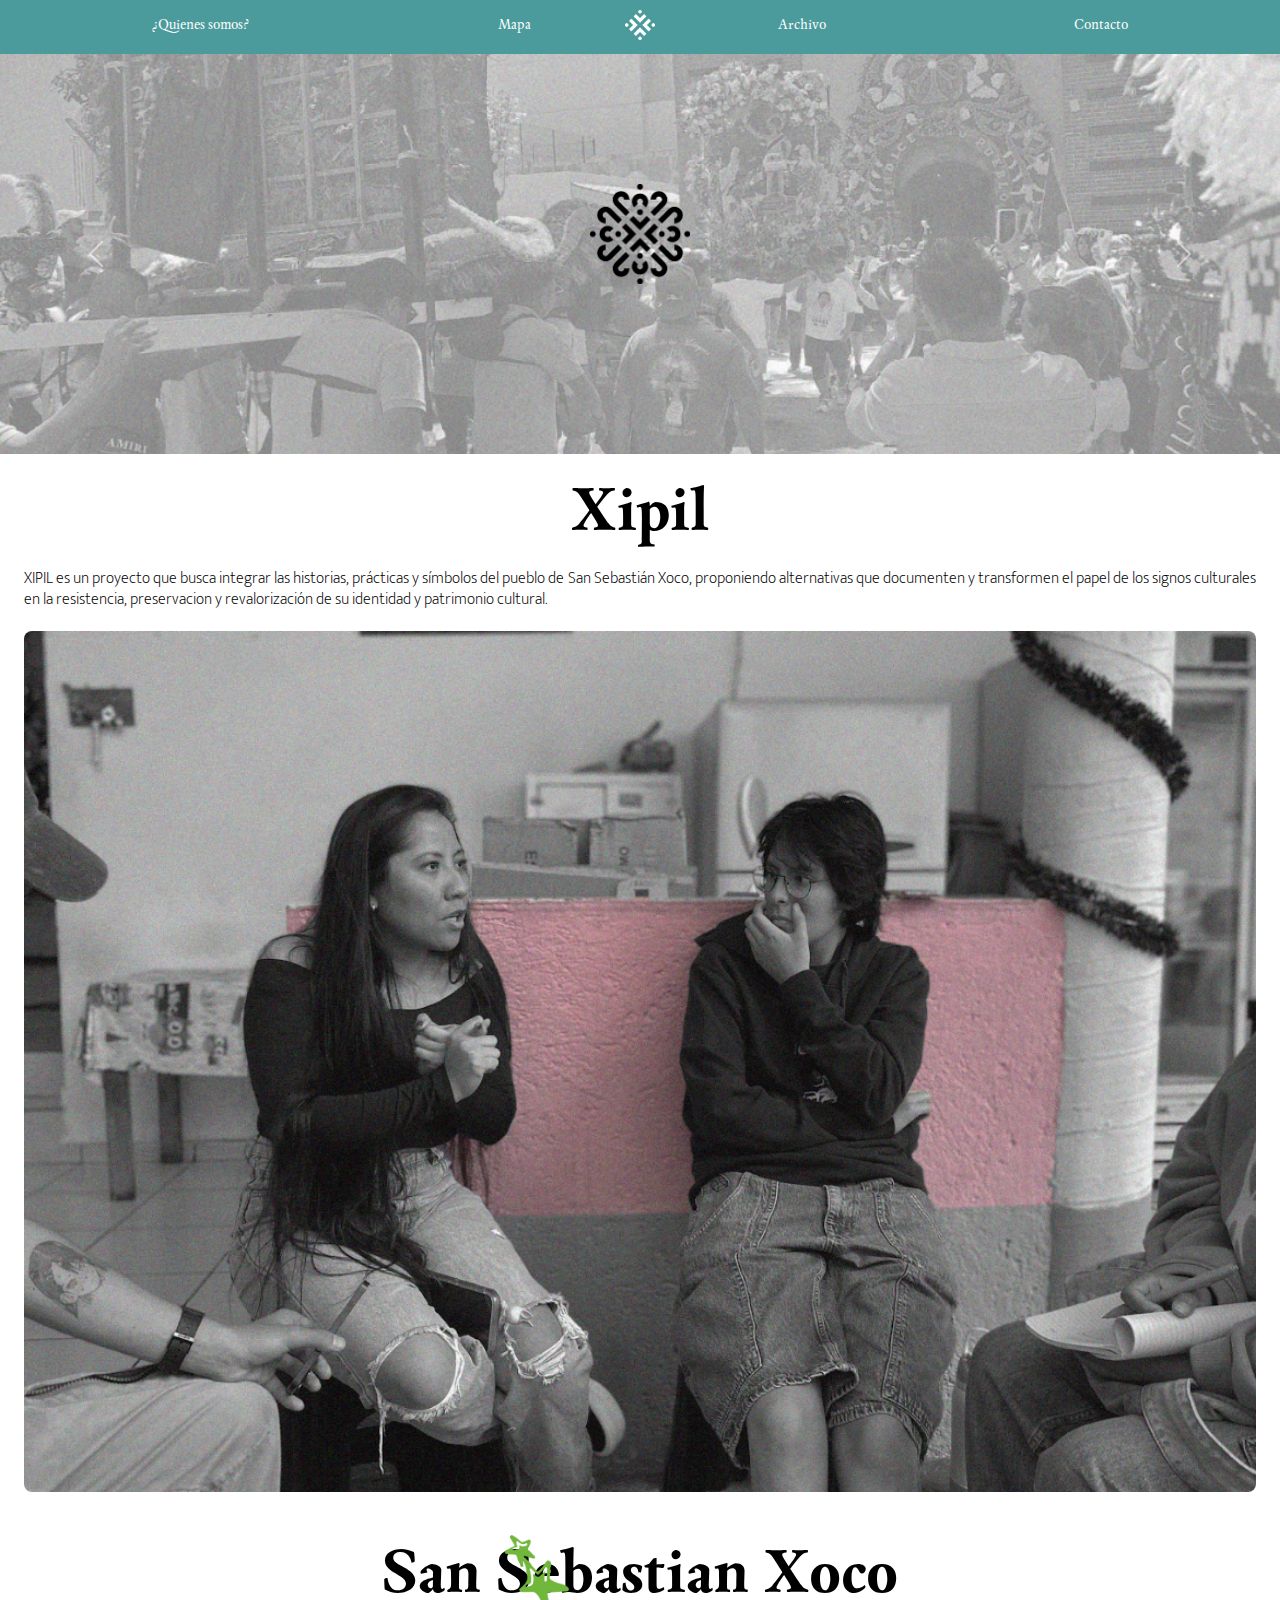
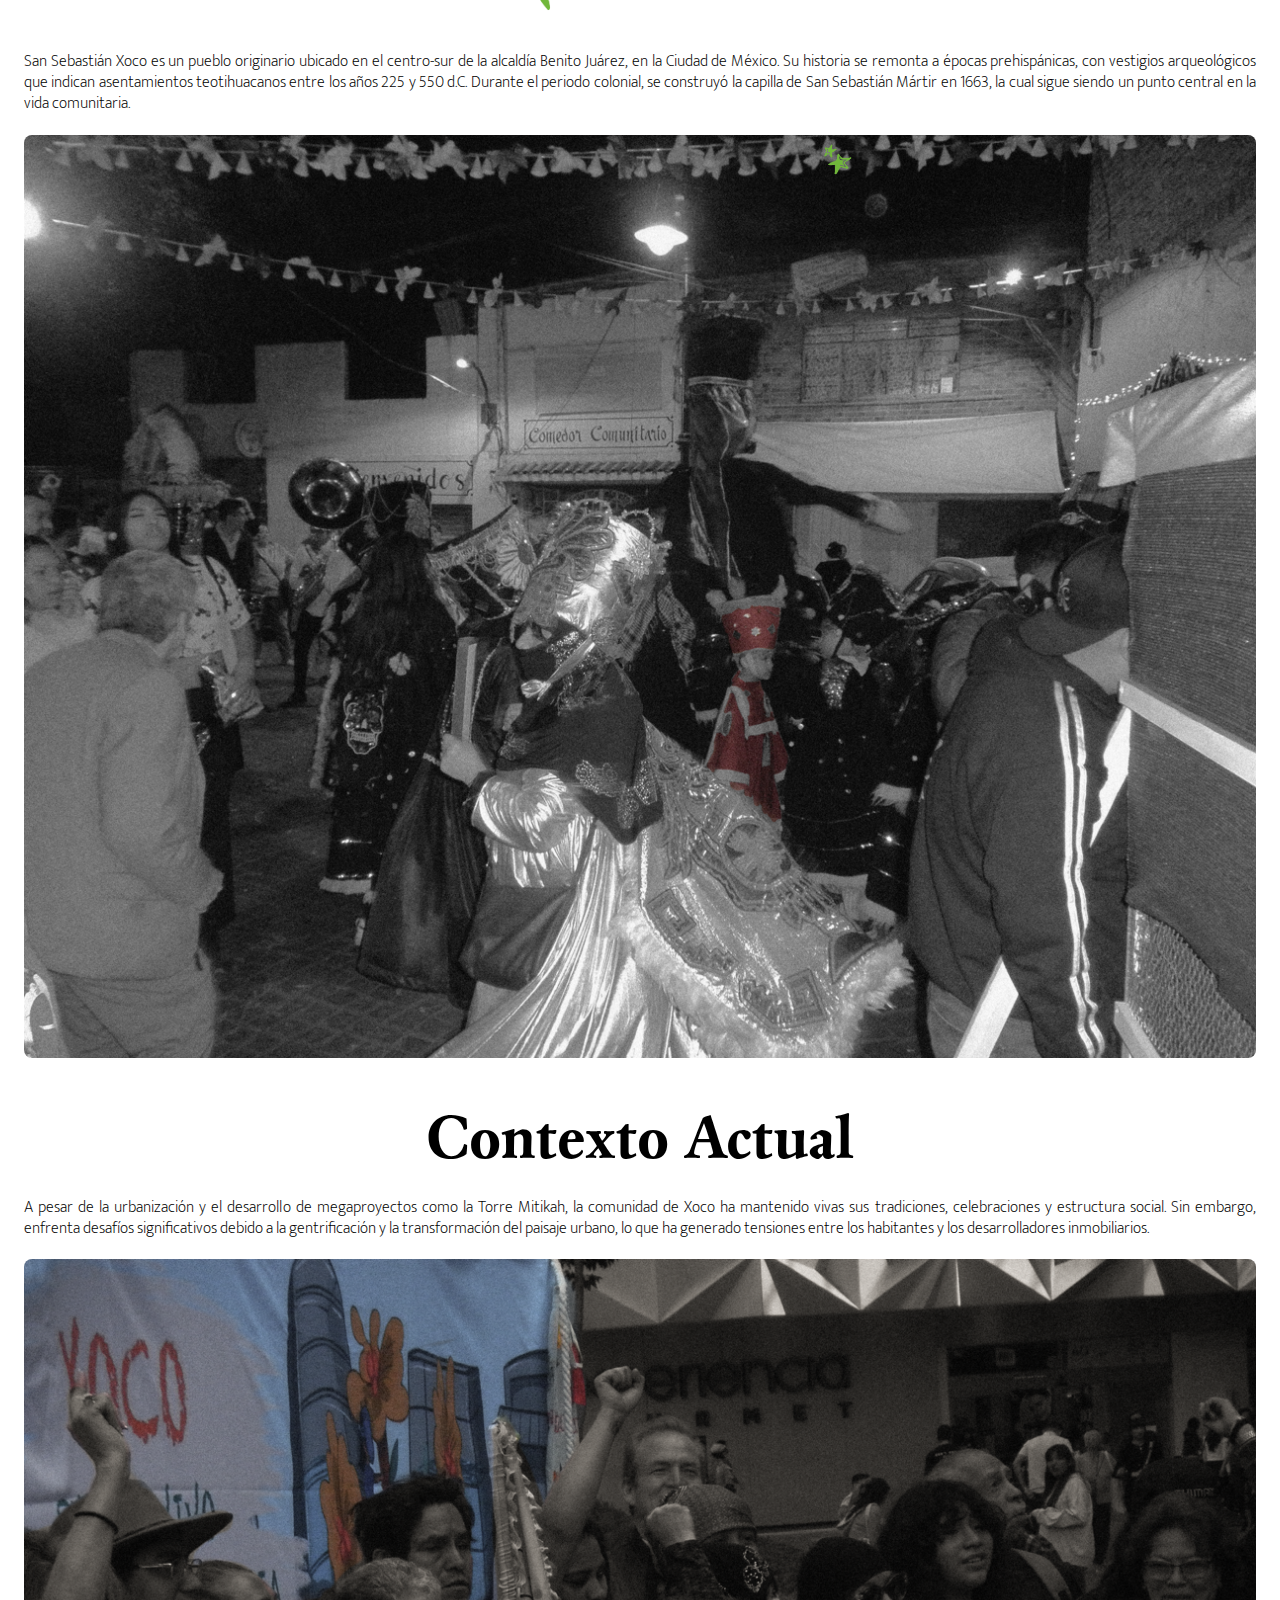
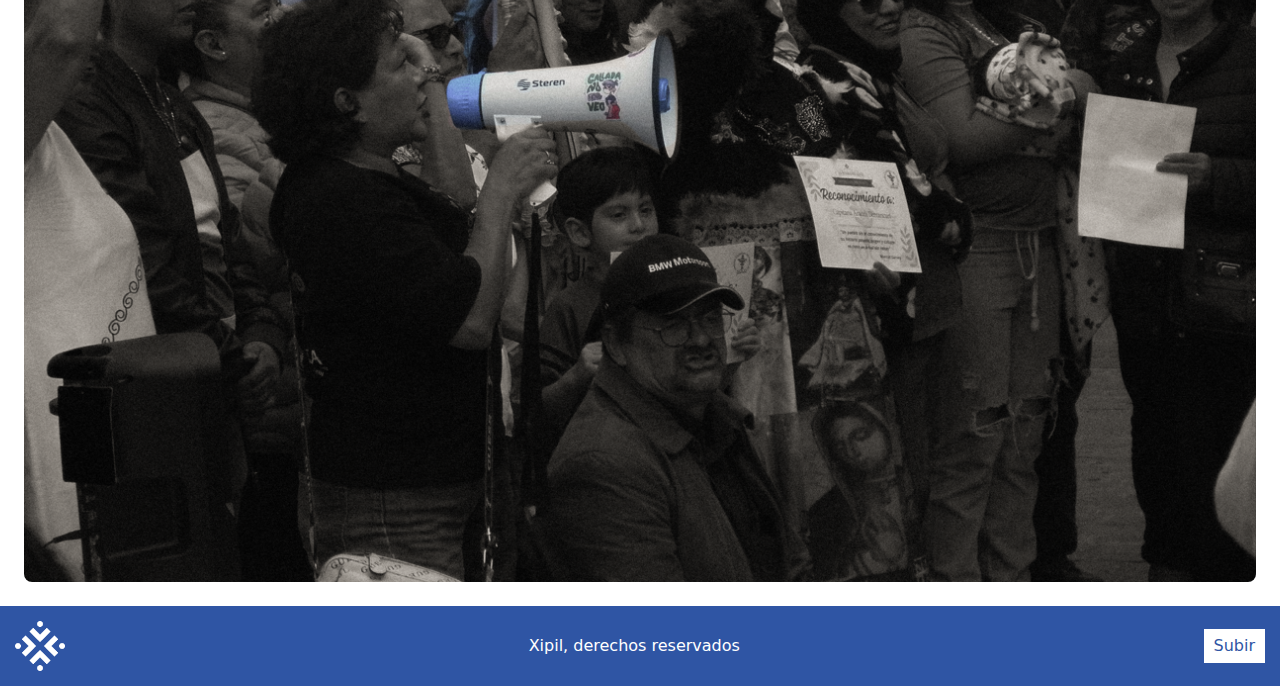
<file: index.html>
<!DOCTYPE html>
<html lang="es">
    
 <!-- Browser Color -->
 <meta name="theme-color" content="#4b9b9c"> 
 <meta name="msapplication-navbutton-color" content="#4b9b9c"> 
 <meta name="apple-mobile-web-app-status-bar-style" content="#4b9b9c">
    
    <script type="text/javascript">
    (function(c,l,a,r,i,t,y){
        c[a]=c[a]||function(){(c[a].q=c[a].q||[]).push(arguments)};
        t=l.createElement(r);t.async=1;t.src="https://www.clarity.ms/tag/"+i;
        y=l.getElementsByTagName(r)[0];y.parentNode.insertBefore(t,y);
    })(window, document, "clarity", "script", "rfi9ubk88a");
</script>

    <meta charset="UTF-8">
    <meta name="viewport" content="width=device-width, initial-scale=1.0">
    <title>Xoco</title>
    <link href="https://cdn.jsdelivr.net/npm/bootstrap@5.3.0/dist/css/bootstrap.min.css" rel="stylesheet">
    <link rel="stylesheet" href="CSS/Header.css">
    <link href="https://fonts.googleapis.com/css2?family=Playfair+Display:wght@700&display=swap" rel="stylesheet">
    <style>
        .carousel-inner img {
            height: 400px;
            object-fit: cover;
            opacity: 0.5;
        }

        .bottom-indicators {
            position: relative;
            bottom: -30px;
            text-align: center;
        }

        .bottom-indicators button {
            background-color: gray;
        }

        .carousel-logo {
            position: absolute;
            top: 45%;
            left: 50%;
            transform: translate(-50%, -50%);
            z-index: 10;
        }
           
        .carousel-logo img {
            height: 100px;
            width: auto;
            opacity: 1.0;
        }


        @font-face {
    font-family: 'Espinosa Nova Bold';
    src: url('fonts/EspinosaNovaPro-Bold.otf') format('truetype');
  }

  @font-face {
    font-family: 'Espinosa Nova Regular';
    src: url('fonts/EspinosaNovaPro-Regular.otf') format('truetype');

  }

  @font-face {
    font-family: 'Mukta Regular';
    src: url('fonts/Mukta-Regular.ttf') format('truetype');
  }

  @font-face {
    font-family: 'Mukta Extra Light';
    src: url('fonts/Mukta-ExtraLight.ttf') format('truetype');
}

        .description-section {
            background-color: #ffffff;
            color: #000000;
            padding: 40px 0;
            text-align: center;
            font-family: 'Espinosa Nova Bold';
         
        }

        .description-section h2 {
            font-family: 'Espinosa Nova Bold';
            font-size: 4rem;
            font-weight: 700;
            margin-bottom: 15px;
        }



        .description-section img {
            border-radius: 8px;
            width: 100%;
        }

        .footer-bar {
        background-color: #2f55a4;
        color: white;
        padding: 15px;
        display: flex;
        align-items: center;
        justify-content: space-between;
    }
    .footer-logo {
        width: 50px;
        height: auto;
    }
    .back-to-top {
        background-color: white;
        color: #2f55a4;
        border: none;
        padding: 5px 10px;
        cursor: pointer;
    }
    .title-container {
    display: inline-block;
    position: relative;
    margin-bottom: 20px;
}

.titulo-con-gifs {
    font-size: 2.5rem;
    font-family: 'Espinosa Nova Bold';
    font-weight: 700;
}

.gif {
    position: absolute;
    width: 10vw;       /* Escala con el ancho de la pantalla */
    max-width: 80px;   /* Tamaño máximo para no ser demasiado grandes */
    height: auto;
    z-index: 1;
    pointer-events: none; /* Los gifs no interfieren con el texto */
}

.gif-1 {
    top: -10px;
    left: 9vw;
    width: 70px;

}

.gif-2 {
    top: 160px;
    right: 1vw;
    width: 70px;
}

.gif-3 {
    bottom: -15px;
    left: 50%;
    transform: translateX(-50%);
}



    </style>
</head>
<body>
    <!-- Header -->
    <div id="header-container"></div>

    <!-- Carrusel -->
    <div id="carouselExampleIndicators" class="carousel slide" data-bs-ride="carousel">
        <!-- Logo carrusel -->
        <div class="carousel-logo">
            <img src="Assets/images/logoxoco.png" alt="Logo" />
        </div>

        <div class="carousel-inner">
            <div class="carousel-item active">
                <img src="Assets/images/fotonueva2.png" class="d-block w-100" alt="Primera imagen">
            </div>
            <div class="carousel-item">
                <img src="Assets/images/fotonueva3.png" class="d-block w-100" alt="Segunda imagen">
            </div>
            <div class="carousel-item">
                <img src="Assets/images/3.png" class="d-block w-100" alt="Tercera imagen">
            </div>
        </div>
        
        <!-- Controles carrusel -->
        <button class="carousel-control-prev" type="button" data-bs-target="#carouselExampleIndicators" data-bs-slide="prev">
            <span class="carousel-control-prev-icon" aria-hidden="true"></span>
            <span class="visually-hidden">Anterior</span>
        </button>
        <button class="carousel-control-next" type="button" data-bs-target="#carouselExampleIndicators" data-bs-slide="next">
            <span class="carousel-control-next-icon" aria-hidden="true"></span>
            <span class="visually-hidden">Siguiente</span>
        </button>
    </div>

    <!-- Sección Xoco -->
    <div class="description-section text-center p-4">
        <h2>Xipil</h2>
        <p>
            XIPIL es un proyecto que busca integrar las historias, prácticas y símbolos  del pueblo de San Sebastián Xoco, proponiendo alternativas que documenten y transformen el papel de los signos culturales en la resistencia, preservacion  y revalorización de su identidad y patrimonio cultural.
        </p>
        <!-- Imagen seccion -->
        <img src="Assets/images/fotonueva1.png" alt="Imagen de San Sebastian Xoco">
    </div>

    <!-- Sección contexto -->
    <div class="description-section text-center p-4">
        <div class="title-container position-relative d-inline-block">
            <img src="Assets/images/gifs/Cuete1.gif" alt="Decoración 1" class="gif gif-1">
            <img src="Assets/images/gifs/cuete3.gif" alt="Decoración 2" class="gif gif-2">
            <h2 class="titulo-con-gifs">San Sebastian Xoco</h2>
        </div>
        <p>
            San Sebastián Xoco es un pueblo originario ubicado en el centro-sur de la alcaldía Benito Juárez, en la Ciudad de México. Su historia se remonta a épocas prehispánicas, con vestigios arqueológicos que indican asentamientos teotihuacanos entre los años 225 y 550 d.C. Durante el periodo colonial, se construyó la capilla de San Sebastián Mártir en 1663, la cual sigue siendo un punto central en la vida comunitaria.
        </p>
        <!-- Imagen contexto -->
        <img src="Assets/images/CHINELOS2.png" alt="Imagen del Contexto Actual">
    </div>

    <div class="description-section text-center p-4">


        
        <h2>Contexto Actual</h2>
        <p>
            A pesar de la urbanización y el desarrollo de megaproyectos como la Torre Mitikah, la comunidad de Xoco ha mantenido vivas sus tradiciones, celebraciones y estructura social. Sin embargo, enfrenta desafíos significativos debido a la gentrificación y la transformación del paisaje urbano, lo que ha generado tensiones entre los habitantes y los desarrolladores inmobiliarios.
        </p>
        <!-- Imagen contexto -->
        <img src="Assets/images/Fotos editadas (finales)/XOCO.png" alt="Imagen del Contexto Actual">
    </div>

    <!-- pie de pagina -->
    <footer class="footer-bar">
        <img src="Assets/images/logo.png" alt="Footer Logo" class="footer-logo">
        <span>Xipil, derechos reservados</span>
        <button class="back-to-top" onclick="window.scrollTo({ top: 0, behavior: 'smooth' });">Subir</button>
    </footer>

    <!-- contenido -->
    <div class="content">
       
         
    </div>

    <script src="https://cdn.jsdelivr.net/npm/bootstrap@5.3.0/dist/js/bootstrap.bundle.min.js"></script>
    
    <script type="module">
        import { loadHeader } from './JS/Header.js';
        document.addEventListener('DOMContentLoaded', loadHeader);
    </script>
</body>
</html>
</file>
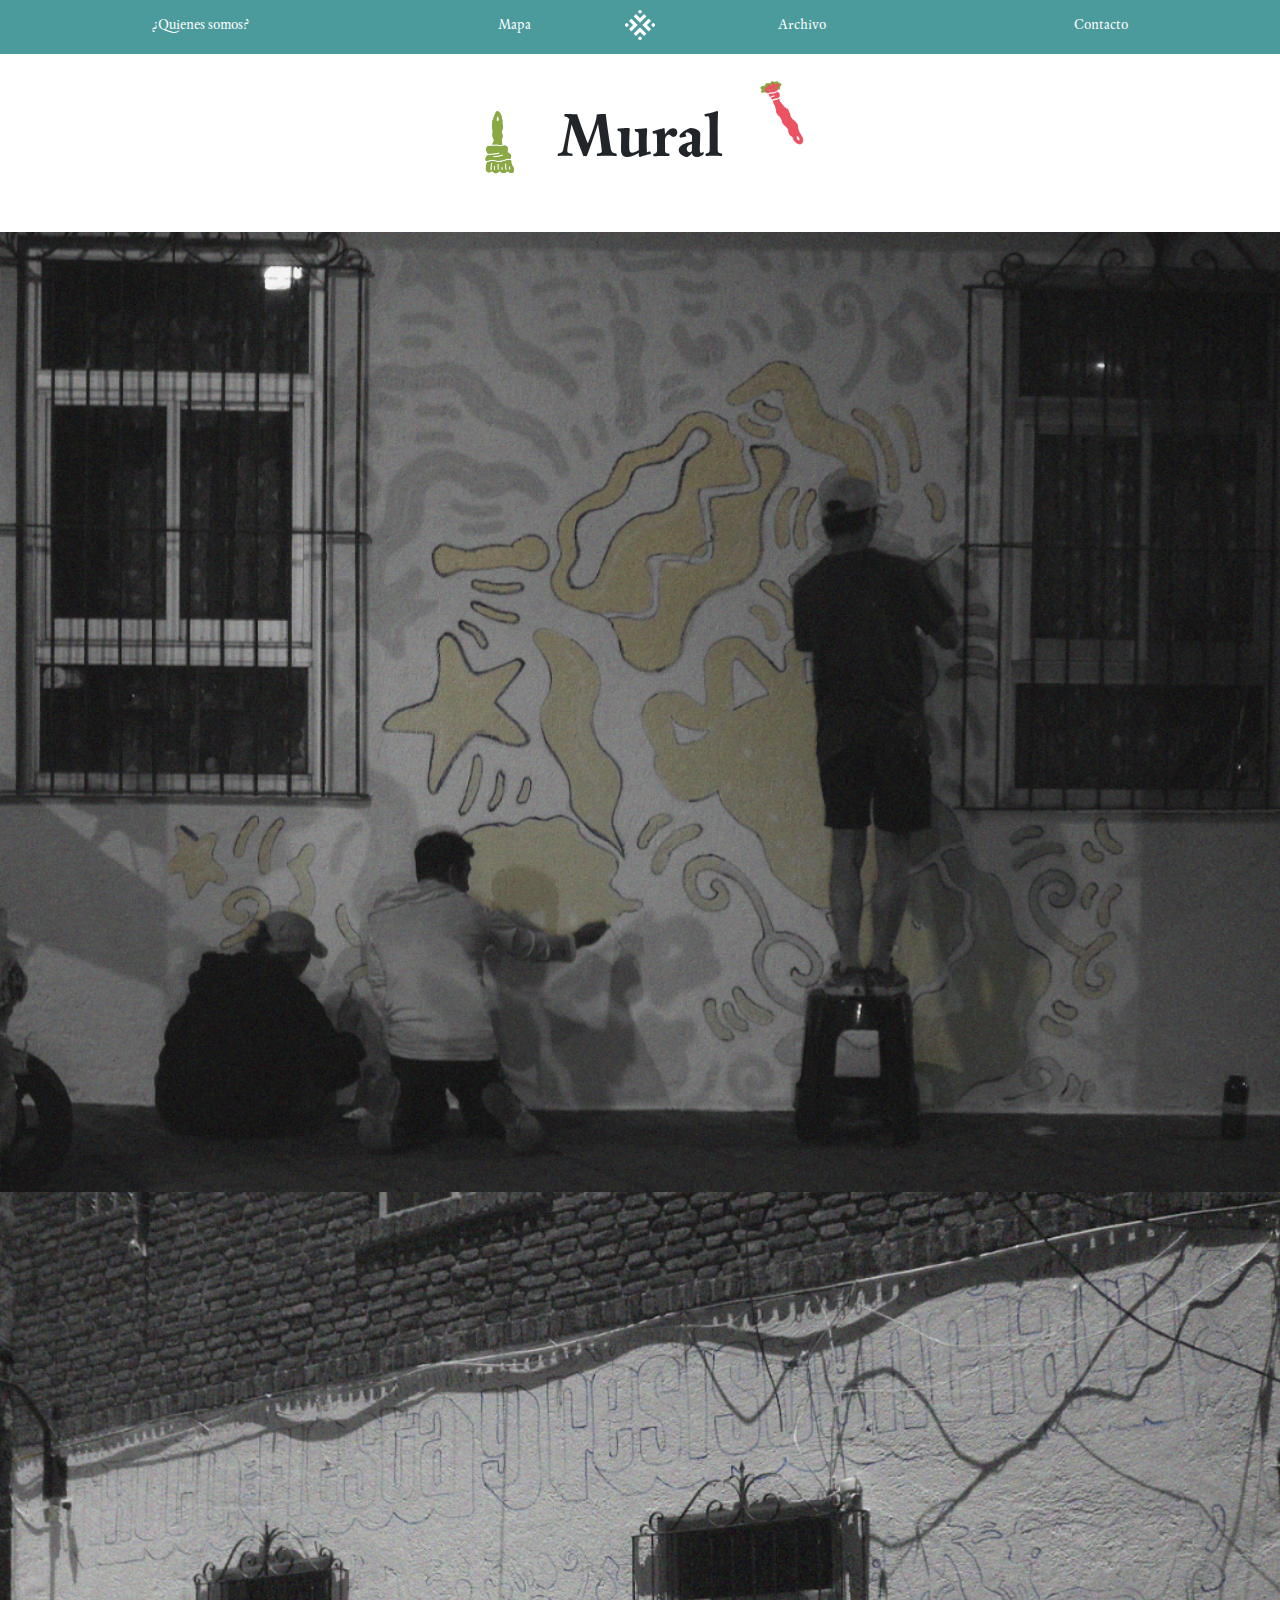
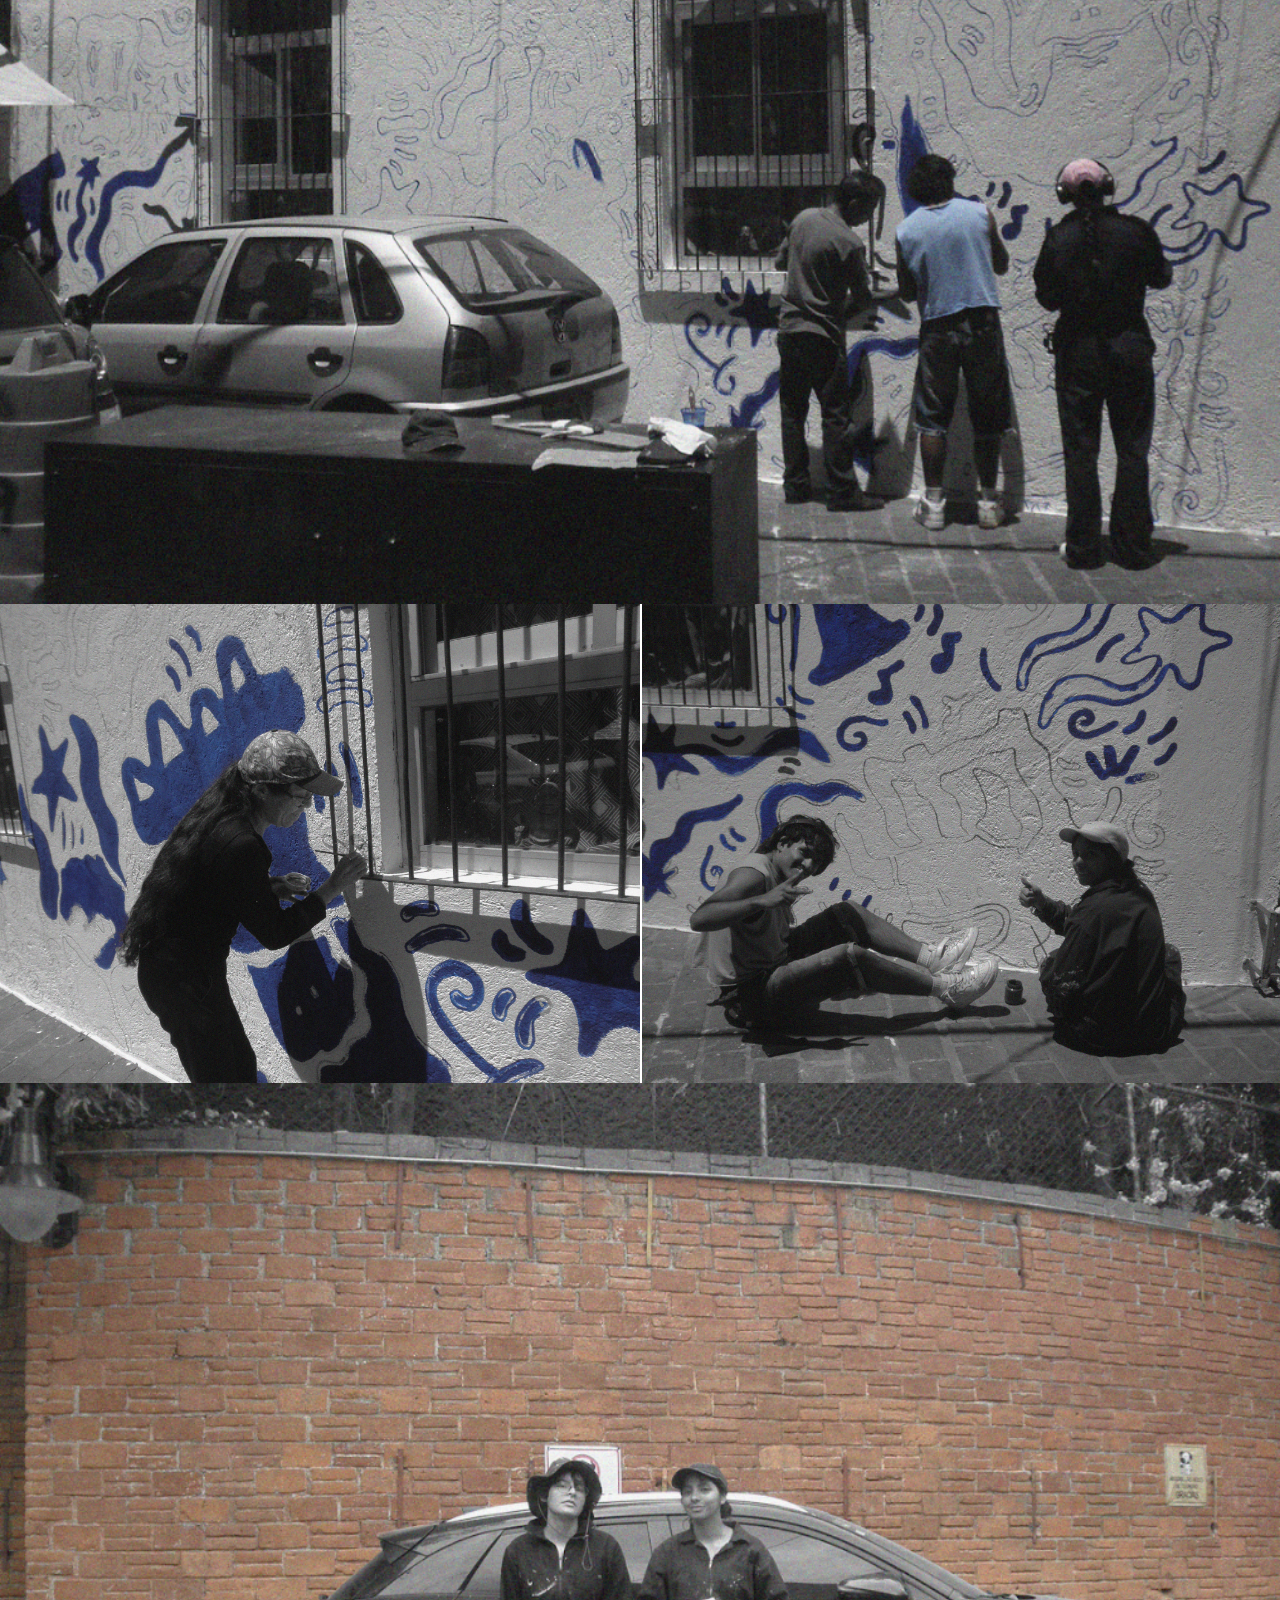
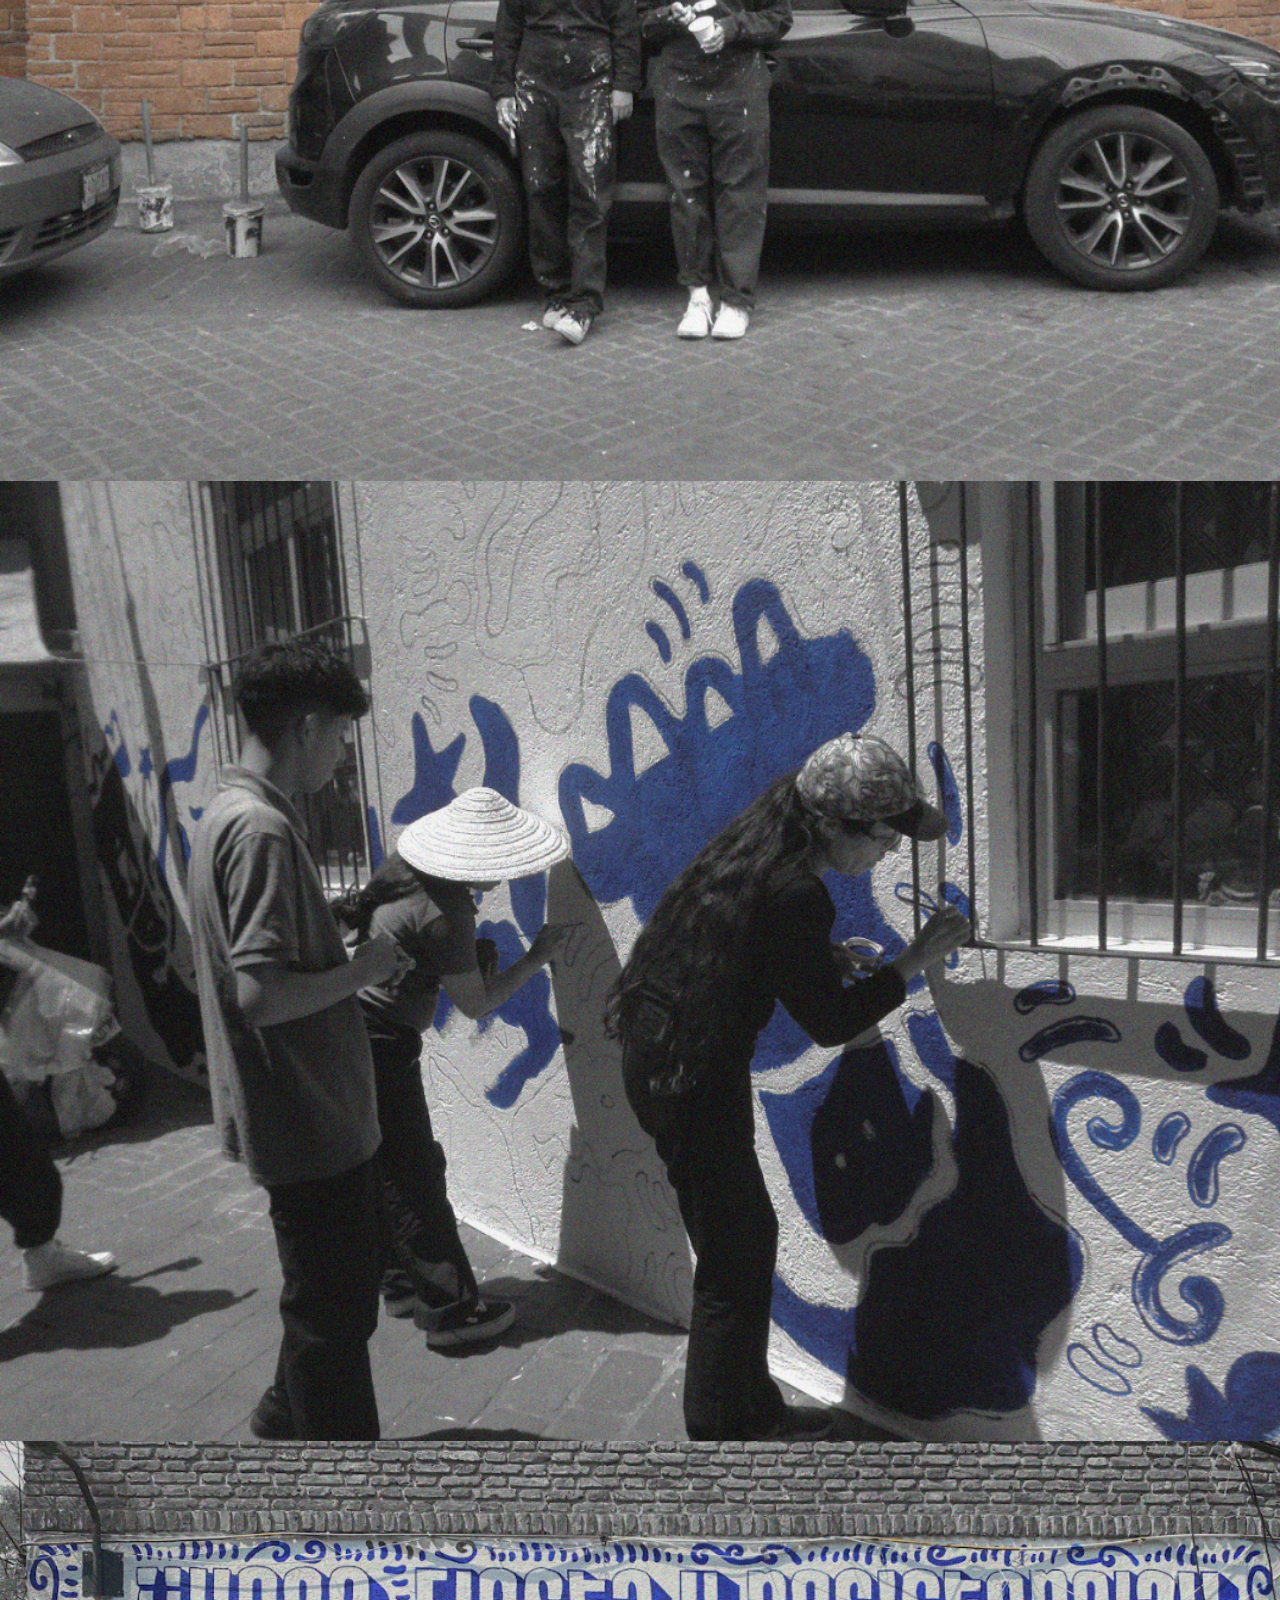
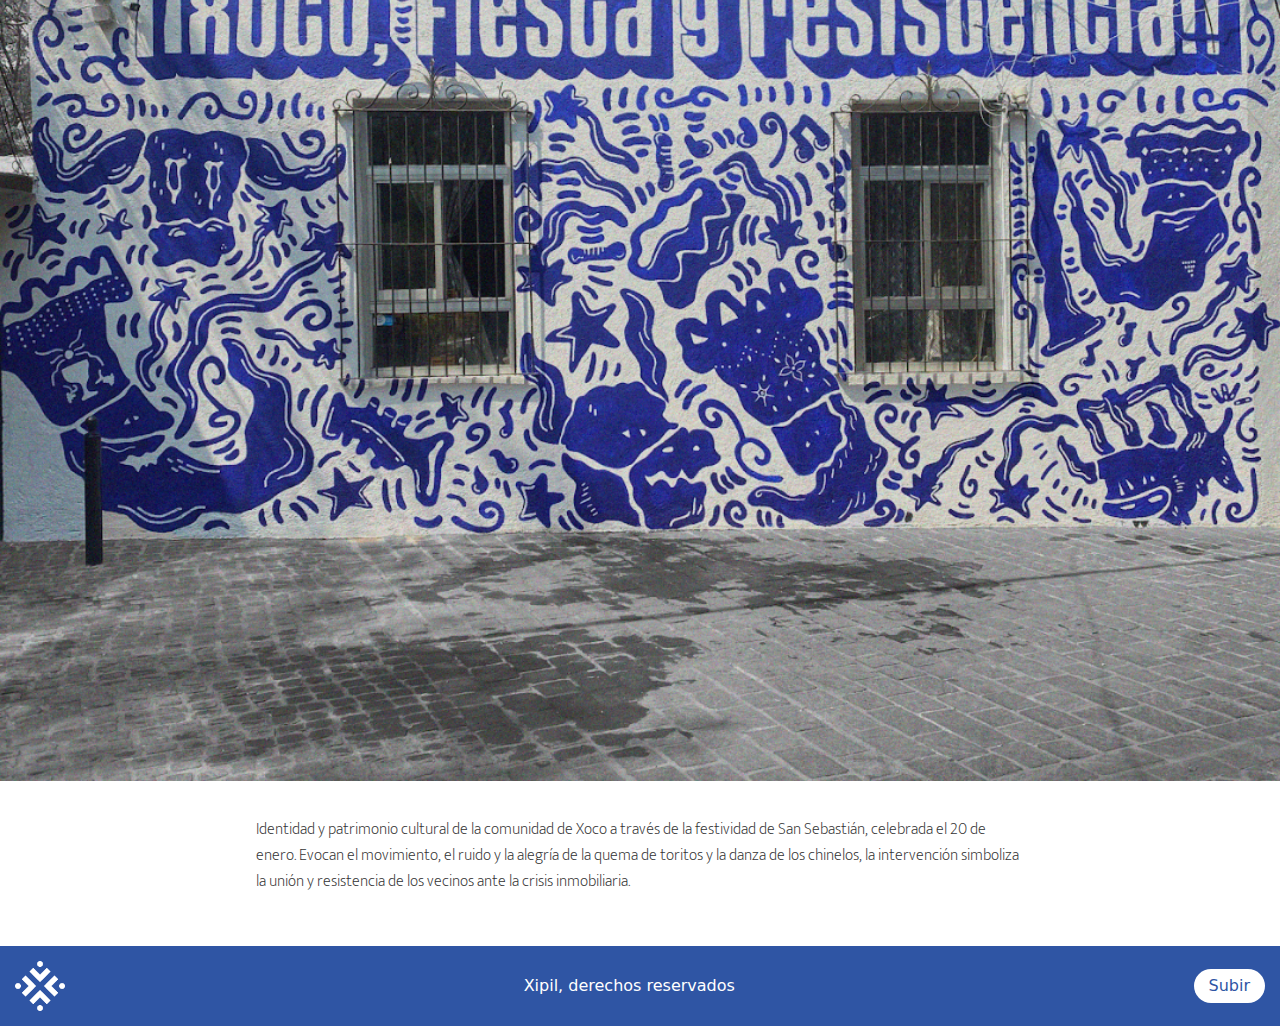
<file: entregable1.html>
<!DOCTYPE html>
<html lang="en">
<head>
  
   <!-- Browser Color -->
   <meta name="theme-color" content="#4b9b9c"> 
   <meta name="msapplication-navbutton-color" content="#4b9b9c"> 
   <meta name="apple-mobile-web-app-status-bar-style" content="#4b9b9c">

  <meta charset="UTF-8">
  <meta name="viewport" content="width=device-width, initial-scale=1.0">
  <title>Entregables</title>
  <link href="https://cdn.jsdelivr.net/npm/bootstrap@5.3.0/dist/css/bootstrap.min.css" rel="stylesheet">
  <link rel="stylesheet" href="CSS/Header.css">

  <style>
    @font-face {
      font-family: 'Espinosa Nova Bold';
      src: url('fonts/EspinosaNovaPro-Bold.otf') format('truetype');
    }
    @font-face {
      font-family: 'Espinosa Nova Regular';
      src: url('fonts/EspinosaNovaPro-Regular.otf') format('truetype');
    }
    @font-face {
      font-family: 'Mukta Regular';
      src: url('fonts/Mukta-Regular.ttf') format('truetype');
    }
    @font-face {
      font-family: 'Mukta Extra Light';
      src: url('fonts/Mukta-ExtraLight.ttf') format('truetype');
    }

    /* General */
    body {
      margin: 0;
      padding: 0;
      background-color: white;
      display: flex;
      flex-direction: column;
      min-height: 100vh;
    }

    main {
      flex: 1;
    }

    /* Descripción */
    .description-section h2 {
      font-family: 'Espinosa Nova Bold';
      font-size: 4rem;
      font-weight: 700;
      margin-bottom: 15px;
    }

  /* Título "Mural" con gifs */
.title-mural {
  display: flex;
  align-items: center;
  justify-content: center;
  position: relative;
}

.mural-title {
  font-family: 'Espinosa Nova Bold';
  font-size: 4rem;
  margin: 0 20px;
}

.gif {
  width: 60px;
  height: auto;
}

@media (min-width: 768px) {
  .gif {
    width: 60px;
  }
}

.gif-left {
  margin-right: 10px;
}

.gif-right {
  margin-left: 10px;
}

/* Galería vertical */
.gallery-vertical {
  display: flex;
  flex-direction: column;
  padding: 0;
  margin: 0;
}

.gallery-item {
  line-height: 0; /* Elimina espacio entre imágenes */
}

.gallery-item img {
  width: 100%;
  height: auto;
  display: block;
  border-radius: 0;
  margin: 0;
}

/* Texto mural */
.mural-text {
  font-family: 'Mukta Extra Light';
  font-size: 1rem;
  color: #333;
  max-width: 800px;
  margin: 20px auto;
}

    @keyframes float {
      0%, 100% { transform: translateY(0); }
      50% { transform: translateY(-10px); }
    }

    /* Footer */
    .footer-bar {
      background-color: #2f55a4;
      color: white;
      padding: 15px;
      display: flex;
      align-items: center;
      justify-content: space-between;
      width: 100%;
    }

    .footer-logo {
      width: 50px;
      height: auto;
    }

    .back-to-top {
  background-color: white;
  color: #2f55a4;
  border: none;
  padding: 5px 15px;
  cursor: pointer;
  border-radius: 20px; /* Bordes más redondeados */
  transition: transform 0.3s ease, box-shadow 0.3s ease;
}

    .back-to-top:hover {
  transform: scale(1.1);
  box-shadow: 0 0 10px rgba(47, 85, 164, 0.5);
}

.gallery-item-row {
  display: flex;
  gap: 2px; /* Pequeño espacio entre imágenes */
}

.gallery-item-row img {
  width: 50%;
  height: auto;
  display: block;
  border-radius: 0;
}

  </style>
</head>

<body>

  <!-- Header -->
  <div id="header-container"></div>

  <main>
    <!-- Título con GIFs -->
    <section class="title-mural text-center my-4 position-relative">
      <img src="Assets/images/gifs/brocha.gif" alt="Decoración Izquierda" class="gif gif-left">
      <h2 class="mural-title">Mural</h2>
      <img src="Assets/images/gifs/pincel.gif" alt="Decoración Derecha" class="gif gif-right">
    </section>
  
    <!-- Galería en columna -->
    <section class="gallery-vertical">
      <div class="gallery-item"><img src="Assets/images/mural5.png" alt="Mural 1"></div>
      <div class="gallery-item"><img src="Assets/images/mural3.png" alt="Mural 2"></div>
    
      <!-- Doble imagen en la tercera posición -->
      <div class="gallery-item-row">
        <img src="Assets/images/mural4.png" alt="Mural 3A">
        <img src="Assets/images/mural6.png" alt="Mural 3B">
      </div>
    
      <div class="gallery-item"><img src="Assets/images/mural7.png" alt="Mural 4"></div>
      <div class="gallery-item"><img src="Assets/images/mural2.png" alt="Mural 5"></div>
      <div class="gallery-item"><img src="Assets/images/mural1.png" alt="Mural 6"></div>
    </section>
  
    <!-- Sección de texto -->
    <section class="mural-text p-3">
      <p>
        Identidad y patrimonio cultural 
        de la comunidad de Xoco a través 
        de la festividad de San Sebastián, celebrada el 20 de enero. 
        
        Evocan el movimiento, el ruido 
        y la alegría de la quema de toritos 
        y la danza de los chinelos, 
        la intervención simboliza la unión 
        y resistencia de los vecinos ante 
        la crisis inmobiliaria.
      </p>
    </section>
  </main>

  <!-- Footer -->
  <footer class="footer-bar">
    <img src="Assets/images/logo.png" alt="Footer Logo" class="footer-logo">
    <span>Xipil, derechos reservados</span>
    <button class="back-to-top" onclick="window.scrollTo({ top: 0, behavior: 'smooth' });">Subir</button>
  </footer>

 

  <!-- Bootstrap JS -->
  <script src="https://cdn.jsdelivr.net/npm/bootstrap@5.3.0/dist/js/bootstrap.bundle.min.js"></script>

  <!-- Cargar el header -->
  <script type="module">
    import { loadHeader } from './JS/Header.js';
    document.addEventListener('DOMContentLoaded', loadHeader);
  </script>

</body>
</html>
</file>
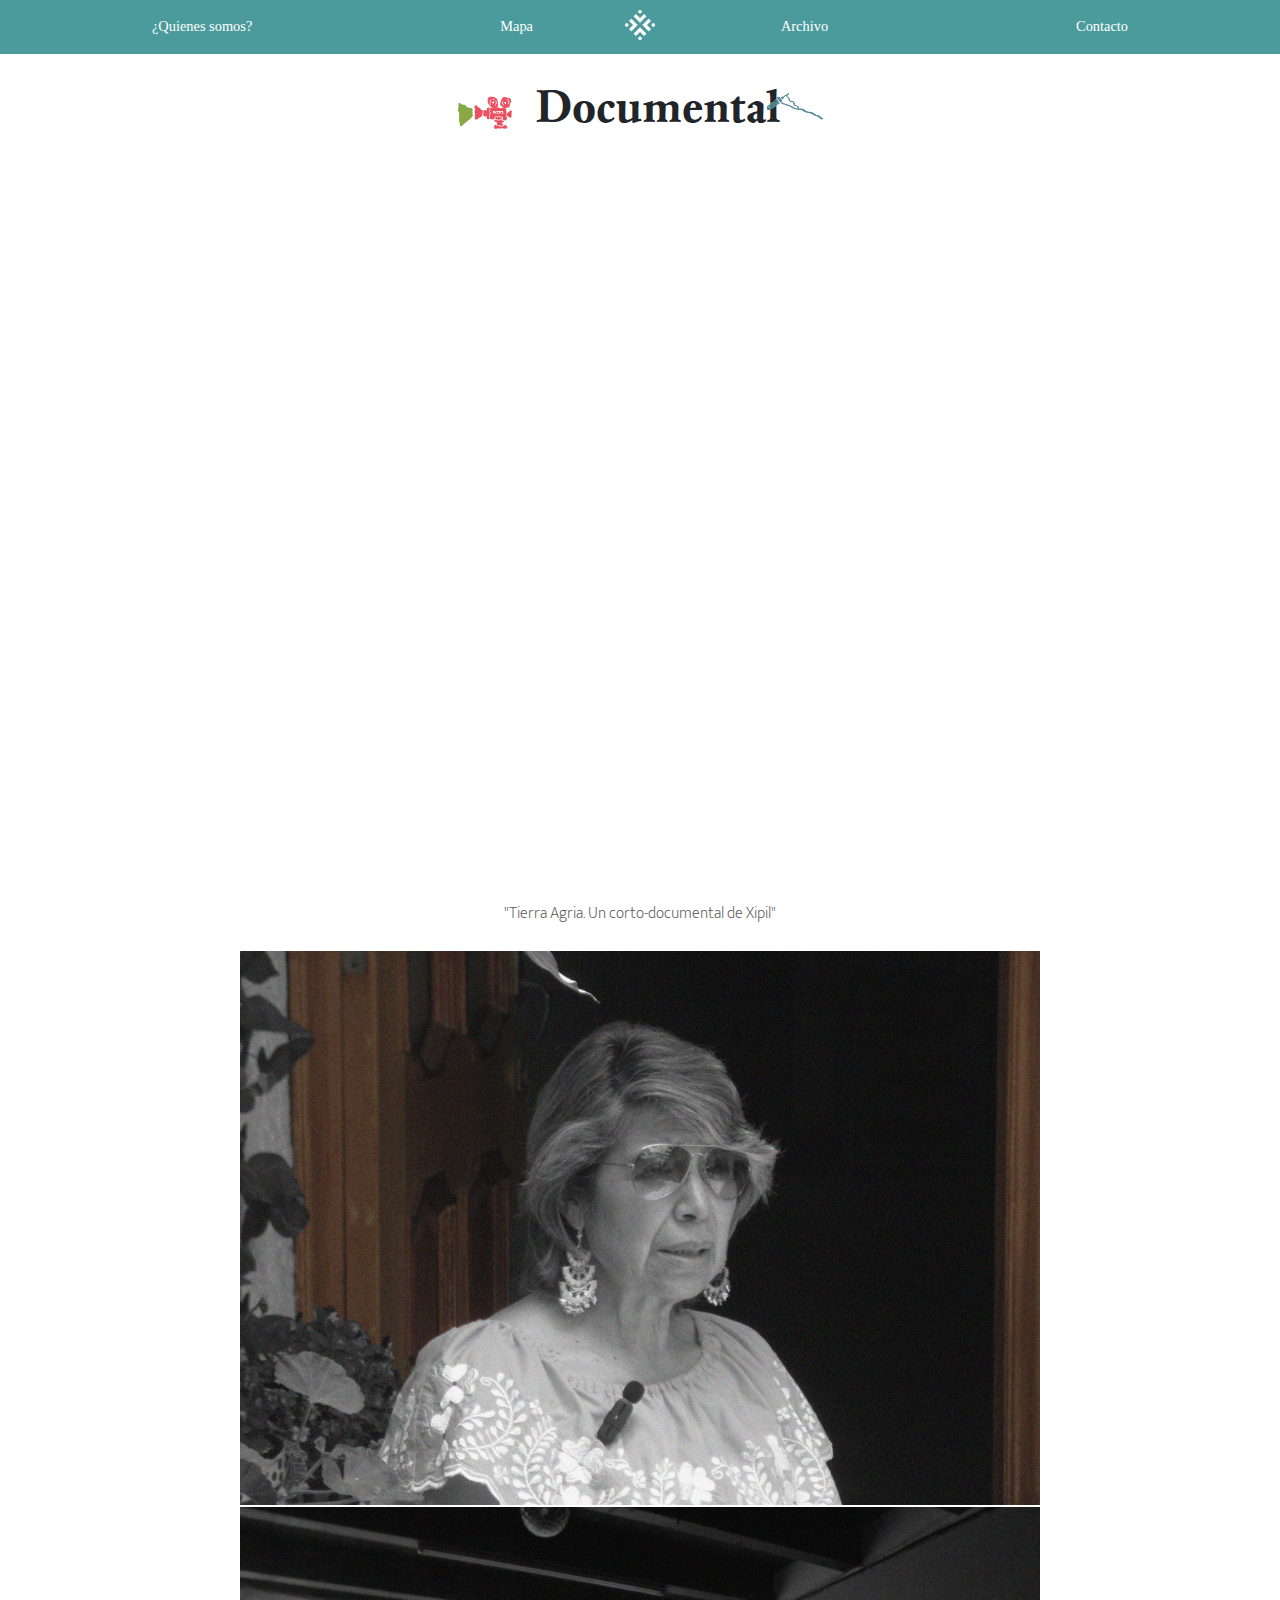
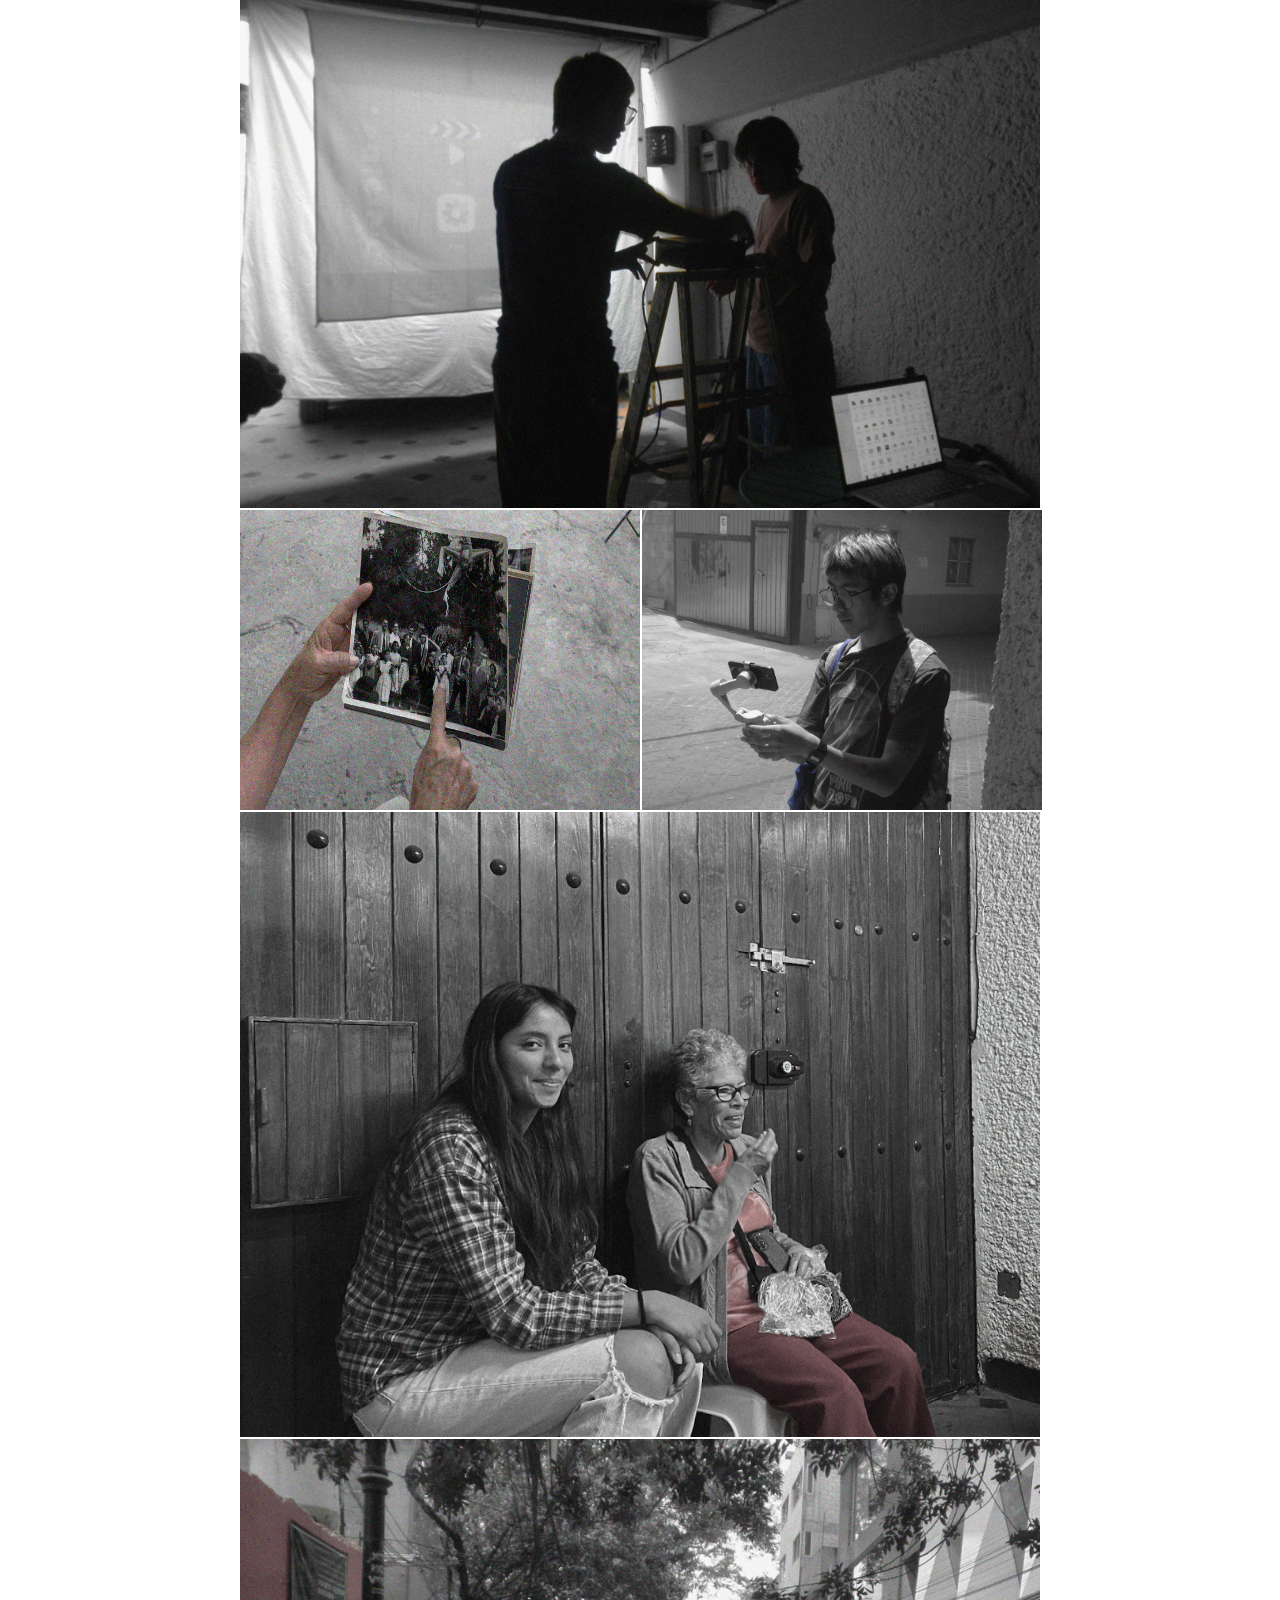
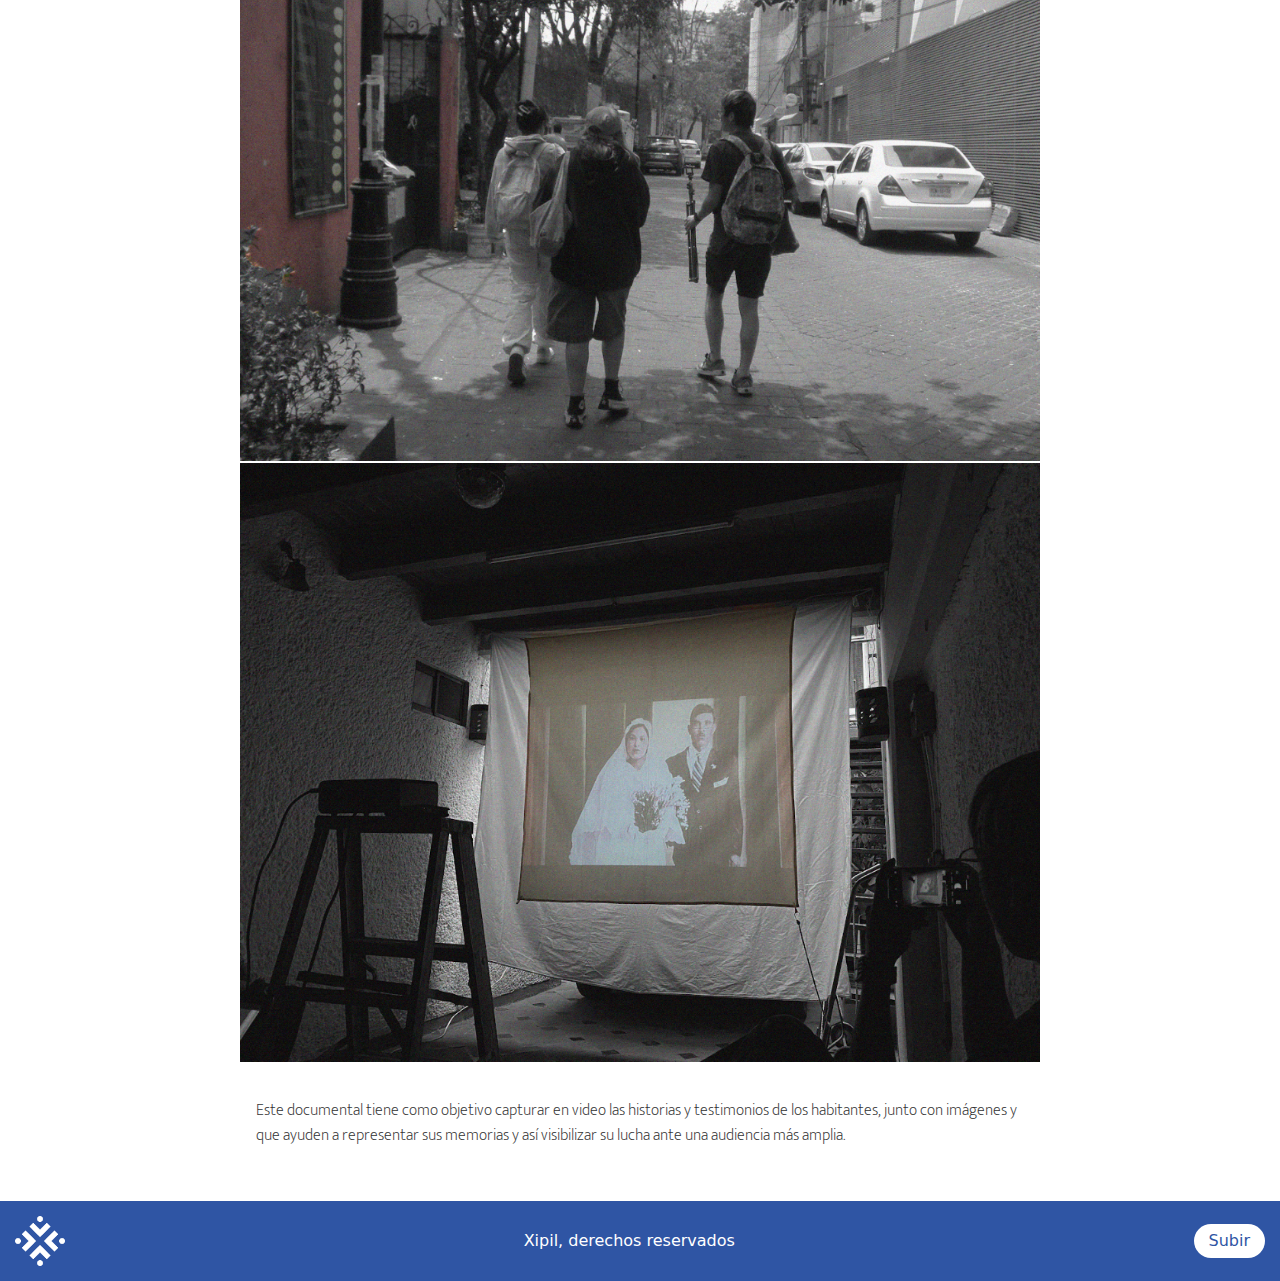
<file: entregable2.html>
<!DOCTYPE html>
<html lang="en">
<head>

 <!-- Browser Color -->
 <meta name="theme-color" content="#4b9b9c"> 
 <meta name="msapplication-navbutton-color" content="#4b9b9c"> 
 <meta name="apple-mobile-web-app-status-bar-style" content="#4b9b9c">

  <meta charset="UTF-8" />
  <meta name="viewport" content="width=device-width, initial-scale=1.0"/>
  <title>Documental</title>
  <link href="https://cdn.jsdelivr.net/npm/bootstrap@5.3.0/dist/css/bootstrap.min.css" rel="stylesheet"/>
  <link rel="stylesheet" href="CSS/Header.css"/>

  <style>
    @font-face {
      font-family: 'Espinosa Nova Bold';
      src: url('fonts/EspinosaNovaPro-Bold.otf') format('truetype');
    }
    @font-face {
      font-family: 'Mukta Regular';
      src: url('fonts/Mukta-Regular.ttf') format('truetype');
    }
    @font-face {
    font-family: 'Mukta Extra Light';
    src: url('fonts/Mukta-ExtraLight.ttf') format('truetype');
}

    body {
      margin: 0;
      padding: 0;
      background-color: white;
      display: flex;
      flex-direction: column;
      min-height: 100vh;
    }

    main {
      flex: 1;
    }

    /* Título estilo "Mural" */
    .title-documental {
      display: flex;
      align-items: center;
      justify-content: center;
      margin: 30px 0 10px;
    }

    .documental-title {
      font-family: 'Espinosa Nova Bold';
      font-size: 3rem; /* Más pequeño */
      margin: 0 20px;
    }

    .gif {
      width: 70px;
      height: auto;
    }

    @media (min-width: 768px) {
      .gif {
        width: 60px;
      }
    }

    .gif-left {
      margin-right: 0px;
    }

    .gif-right {
      margin-left: -35px;
    }

    .video-container {
      position: relative;
      padding-bottom: 56.25%;
      height: 0;
      overflow: hidden;
      max-width: 800px;
      margin: 0 auto 30px;
    }

    .video-container iframe {
      position: absolute;
      top: 0;
      left: 0;
      width: 100%;
      height: 100%;
    }

    /* Galería tipo collage */
    .gallery-vertical {
  display: flex;
  flex-direction: column;
  gap: 2px;
  max-width: 800px;
  width: 100%;
  margin: 0 auto;
  padding: 0; /* ← Eliminamos cualquier padding */
}

.gallery-item {
  width: 100%;
}

.gallery-item img {
  width: 100%;
  height: auto;
  display: block;
}

.gallery-item-row {
  display: flex;
  gap: 2px;
  width: 100%;
}

.gallery-item-row img {
  width: 50%;
  height: auto;
  display: block;
}

    .mural-text {
      font-family: 'Mukta Extra Light';
      font-size: 1rem;
      color: #333;
      max-width: 800px;
      margin: 20px auto;
    }

    .footer-bar {
      background-color: #2f55a4;
      color: white;
      padding: 15px;
      display: flex;
      align-items: center;
      justify-content: space-between;
      width: 100%;
    }

    .footer-logo {
      width: 50px;
      height: auto;
    }

    .back-to-top {
      background-color: white;
      color: #2f55a4;
      border: none;
      padding: 5px 15px;
      cursor: pointer;
      border-radius: 20px;
      transition: transform 0.3s ease, box-shadow 0.3s ease;
    }

    .back-to-top:hover {
      transform: scale(1.1);
      box-shadow: 0 0 10px rgba(47, 85, 164, 0.5);
    }

    .video-title p {
  font-family: 'Mukta Extra Light';
  font-size: 1rem;
  color: #555;
  margin-top: 10px;
}

  </style>


</head>

<body>

  <!-- Header -->
  <div id="header-container"></div>

  <main>
    <!-- Título con GIFs -->
    <section class="title-documental text-center">
      <img src="Assets/images/gifs/CAMARA.gif" alt="Decoración Izquierda" class="gif gif-left">
      <h2 class="documental-title">Documental</h2>
      <img src="Assets/images/gifs/microfono.gif" alt="Decoración Derecha" class="gif gif-right">
    </section>

    <!-- Video de YouTube -->
    <div class="video-container">
      <iframe src="https://www.youtube.com/embed/JR2X8tDurto" 
              title="Documental"
              frameborder="0"
              allow="accelerometer; autoplay; clipboard-write; encrypted-media; gyroscope; picture-in-picture"
              allowfullscreen>
      </iframe>
    </div>

    <div class="video-title text-center mb-4">
      <p class="small-text">"Tierra Agria. Un corto-documental de Xipil"</p>
    </div>

    <!-- Galería -->
    <section class="gallery-vertical">
      <div class="gallery-item"><img src="Assets/images/documental8.png" alt="Foto 1"></div>
      <div class="gallery-item"><img src="Assets/images/documental2.png" alt="Foto 2"></div>
    
      <div class="gallery-item-row gallery-item">
        <img src="Assets/images/documental4.png" alt="Foto 3A">
        <img src="Assets/images/documental7.png" alt="Foto 3B">
      </div>
    
      <div class="gallery-item"><img src="Assets/images/documental5.png" alt="Foto 4"></div>
      <div class="gallery-item"><img src="Assets/images/documental6.png" alt="Foto 5"></div>
      <div class="gallery-item"><img src="Assets/images/documental3.png" alt="Foto 6"></div>
    </section>

    <!-- Texto -->
    <section class="mural-text p-3">
      <p>
Este documental tiene como objetivo capturar en video las historias 
y testimonios de los habitantes, 
junto con imágenes y que ayuden 
a representar sus memorias 
y así visibilizar su lucha ante 
una audiencia más amplia.      </p>
    </section>
  </main>

  <!-- Footer -->
  <footer class="footer-bar">
    <img src="Assets/images/logo.png" alt="Footer Logo" class="footer-logo">
    <span>Xipil, derechos reservados</span>
    <button class="back-to-top" onclick="window.scrollTo({ top: 0, behavior: 'smooth' });">Subir</button>
  </footer>

  <!-- Scripts -->
  <script src="https://cdn.jsdelivr.net/npm/bootstrap@5.3.0/dist/js/bootstrap.bundle.min.js"></script>
  <script type="module">
    import { loadHeader } from './JS/Header.js';
    document.addEventListener('DOMContentLoaded', loadHeader);
  </script>
</body>
</html>
</file>
<file: CSS/Header.css>
.navbar {
    background-color: #4b9b9c !important; 
    padding: 0.5rem 1rem;
    text-align: center;
    font-family: 'Espinosa Nova Regular';
    
}

.navbar-brand {
    position: absolute;
    left: 50%;
    top: 5px;
    transform: translateX(-50%);
    margin: 0;
}

.navbar-brand img {
    width: 30px;
    height: 30px;
}

.navbar-toggler {
    margin-left: 0;
    border: none;
    padding: 0.25rem;
}

.navbar-toggler-icon {
    width: 1.5em;
    height: 1.5em;
}

.nav-link {
    color: rgb(255, 255, 255) !important;
    font-size: 0.9rem;
    padding: 0.5rem 1rem !important;
}

.hero-section {
    position: relative;
    height: 40vh;
    overflow: hidden;
}

.hero-image {
    width: 100%;
    height: 100%;
    object-fit: cover;
    filter: brightness(0.7);
}

.logo-overlay {
    position: absolute;
    top: 50%;
    left: 50%;
    transform: translate(-50%, -50%);
    width: 80px;
    height: 80px;
}

@media (min-width: 768px) {
    .logo-overlay {
        width: 120px;
        height: 120px;
    }
}

.navbar-nav {
    width: 100%;
    justify-content: space-around;
    
}

/* Estilos generales */

/* Título principal */
h1 {
    font-size:48px;
    font-weight:700;
    font-family: 'Espinosa Nova Bold';
   
}

h2 {
    font-size:32px;
    font-family: 'Espinosa Nova Bold';
    
   
}

h3{
font-size:24px;
}

p{
font-size:16px;
line-height:1.6;
}


/* Columnas */
.description-section p {
    font-family:'Mukta Extra Light';
    line-height: 1.6;
    margin: 0 0 20px 0;
    text-align: justify;
    line-height: 1.3;
}

/* Imágenes */
img {
    width: 100%;
    height: auto;
    display: block;
}

/* Enlaces */
a {
    text-decoration: none;
    font-weight: bold;
    color: #000;
}
a:hover {
    color: gray;
}

/* Ajustes para móviles */
@media (min-width: 768px) {
    .row.align-items-center .col-12:nth-child(odd) {
        text-align: left;
    }
}
</file>
